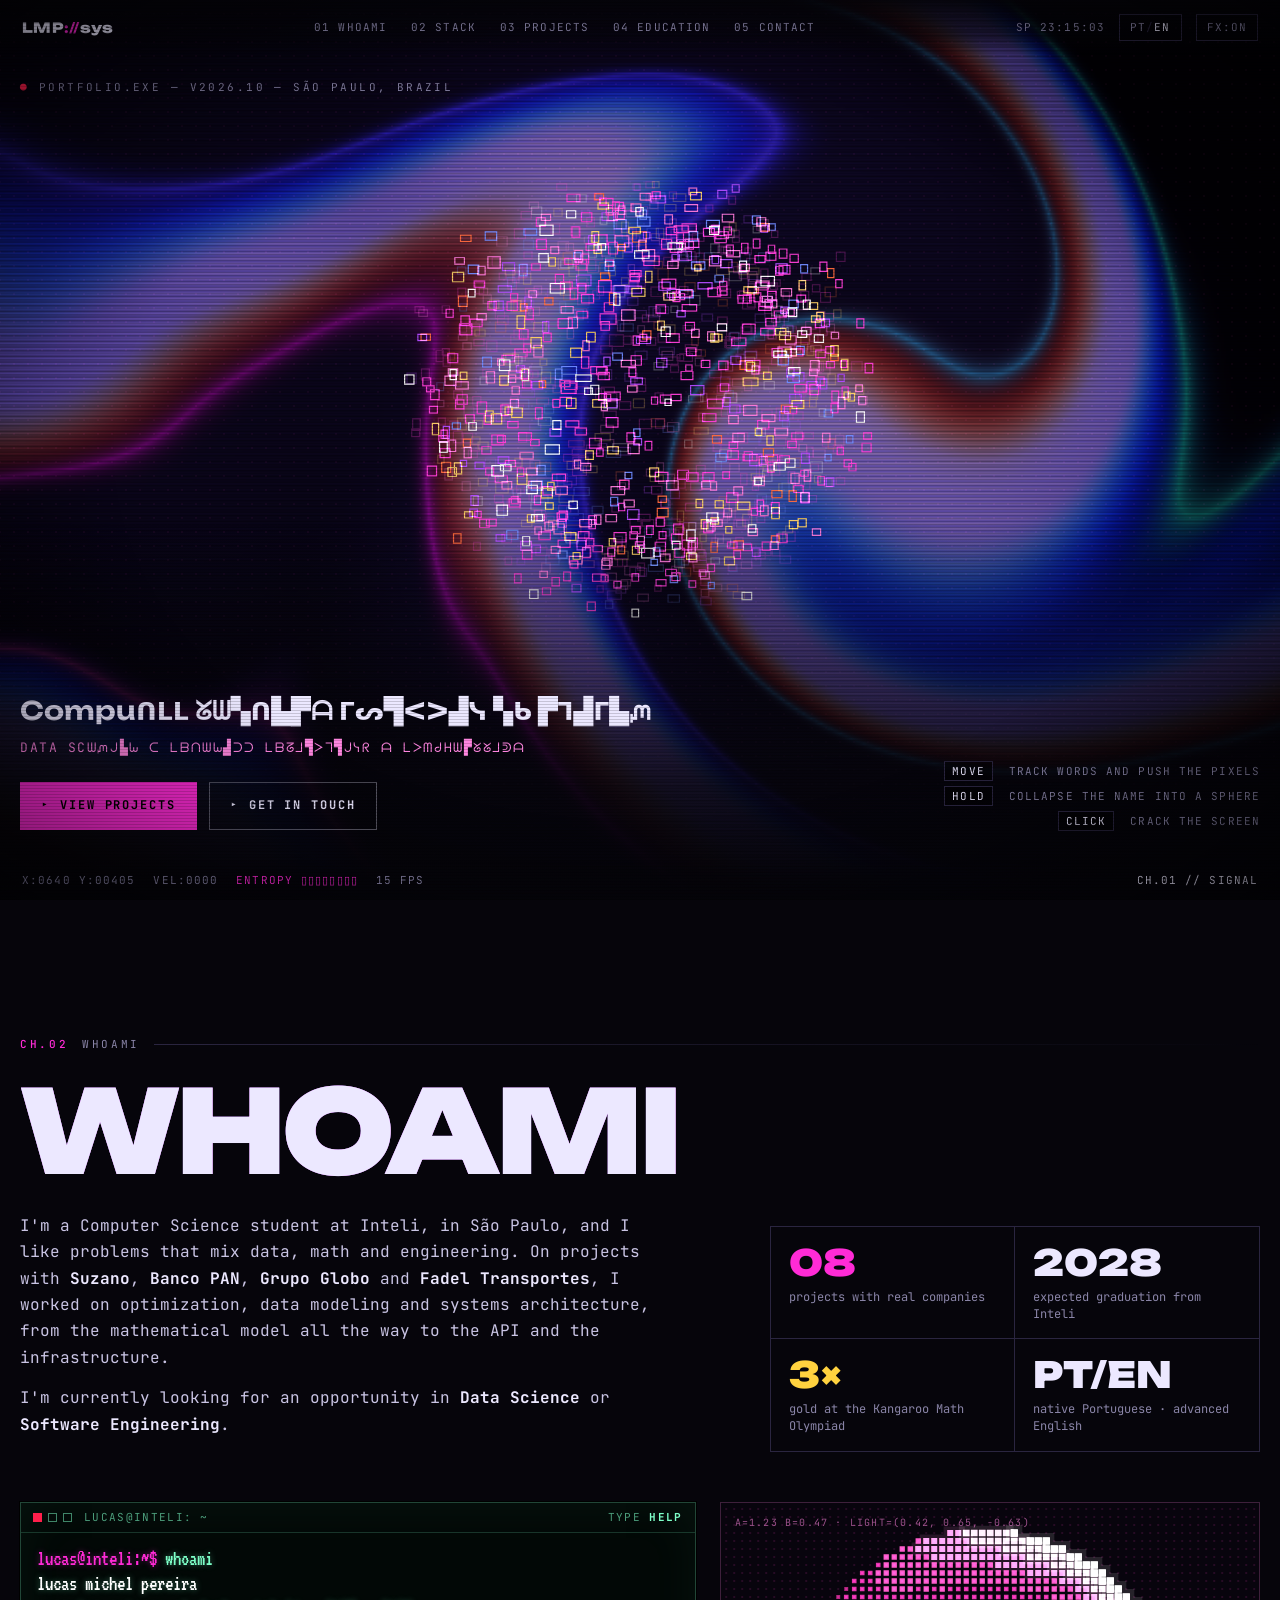
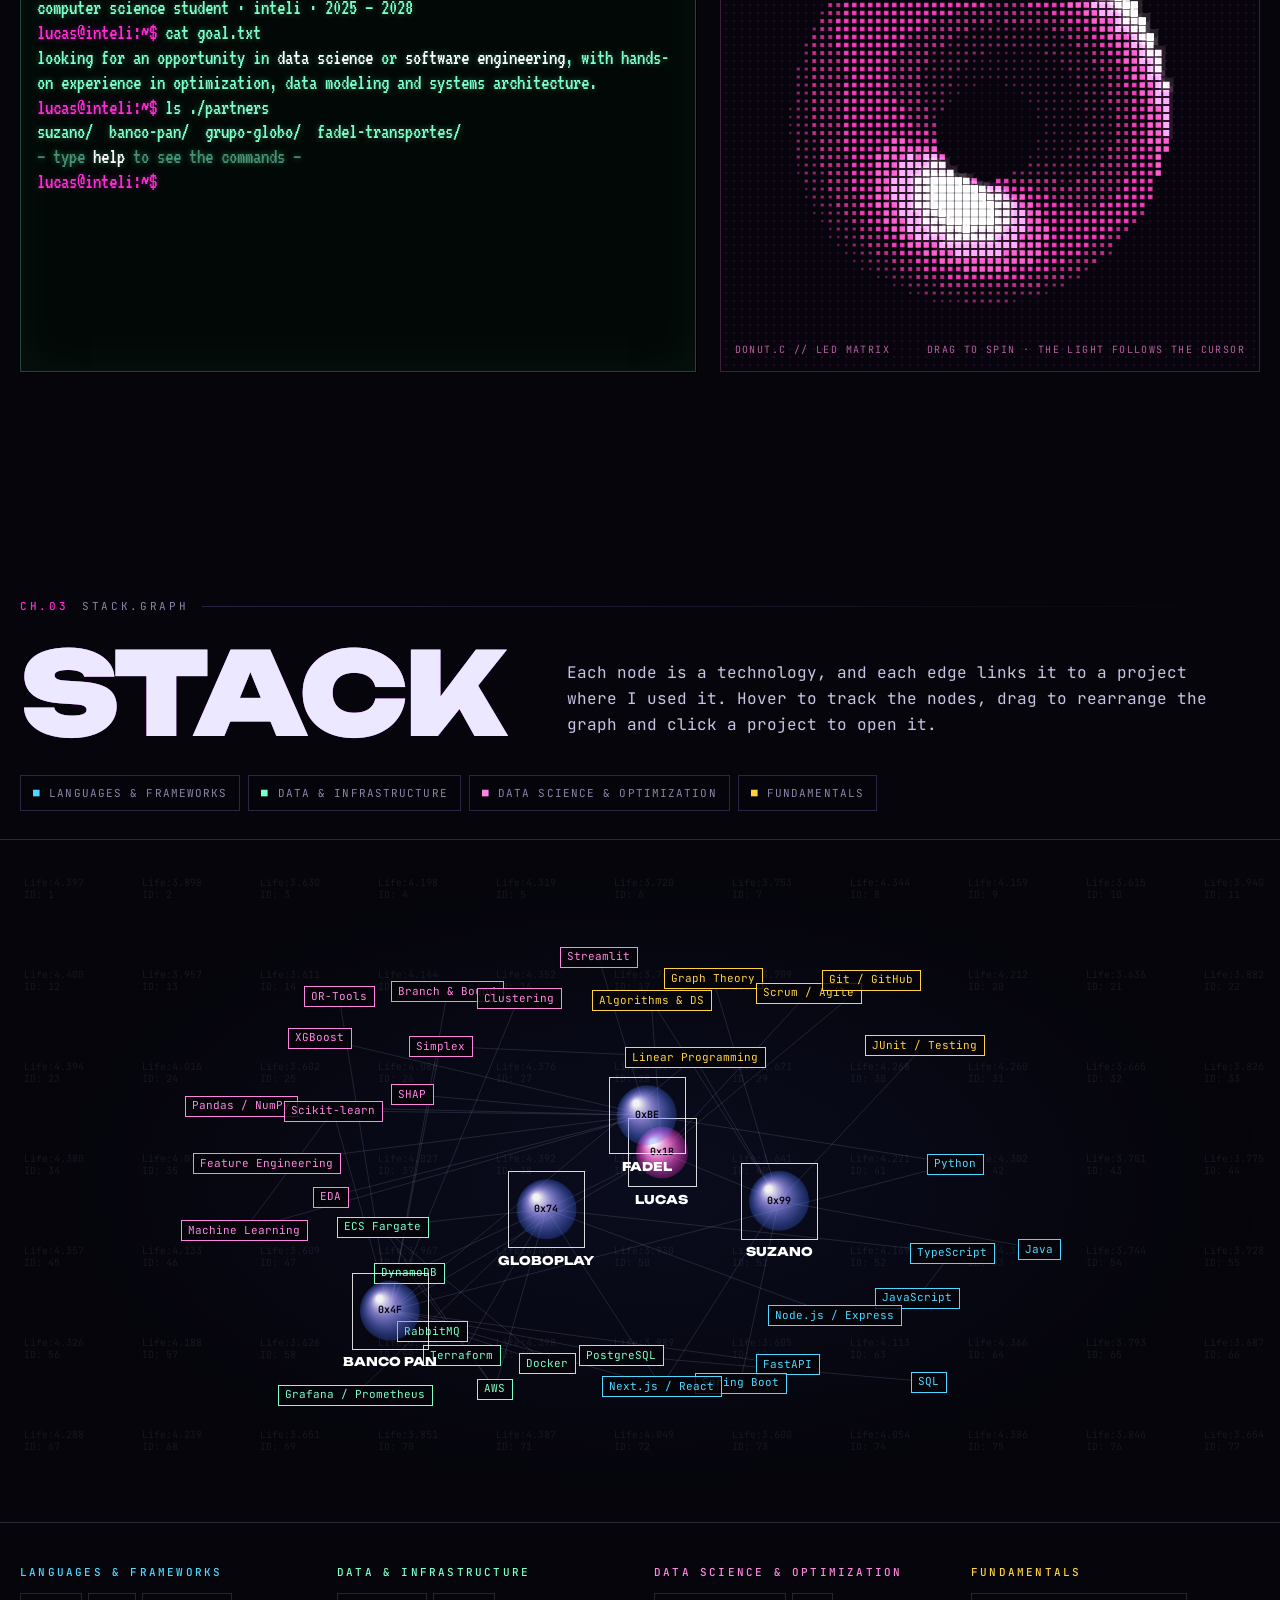
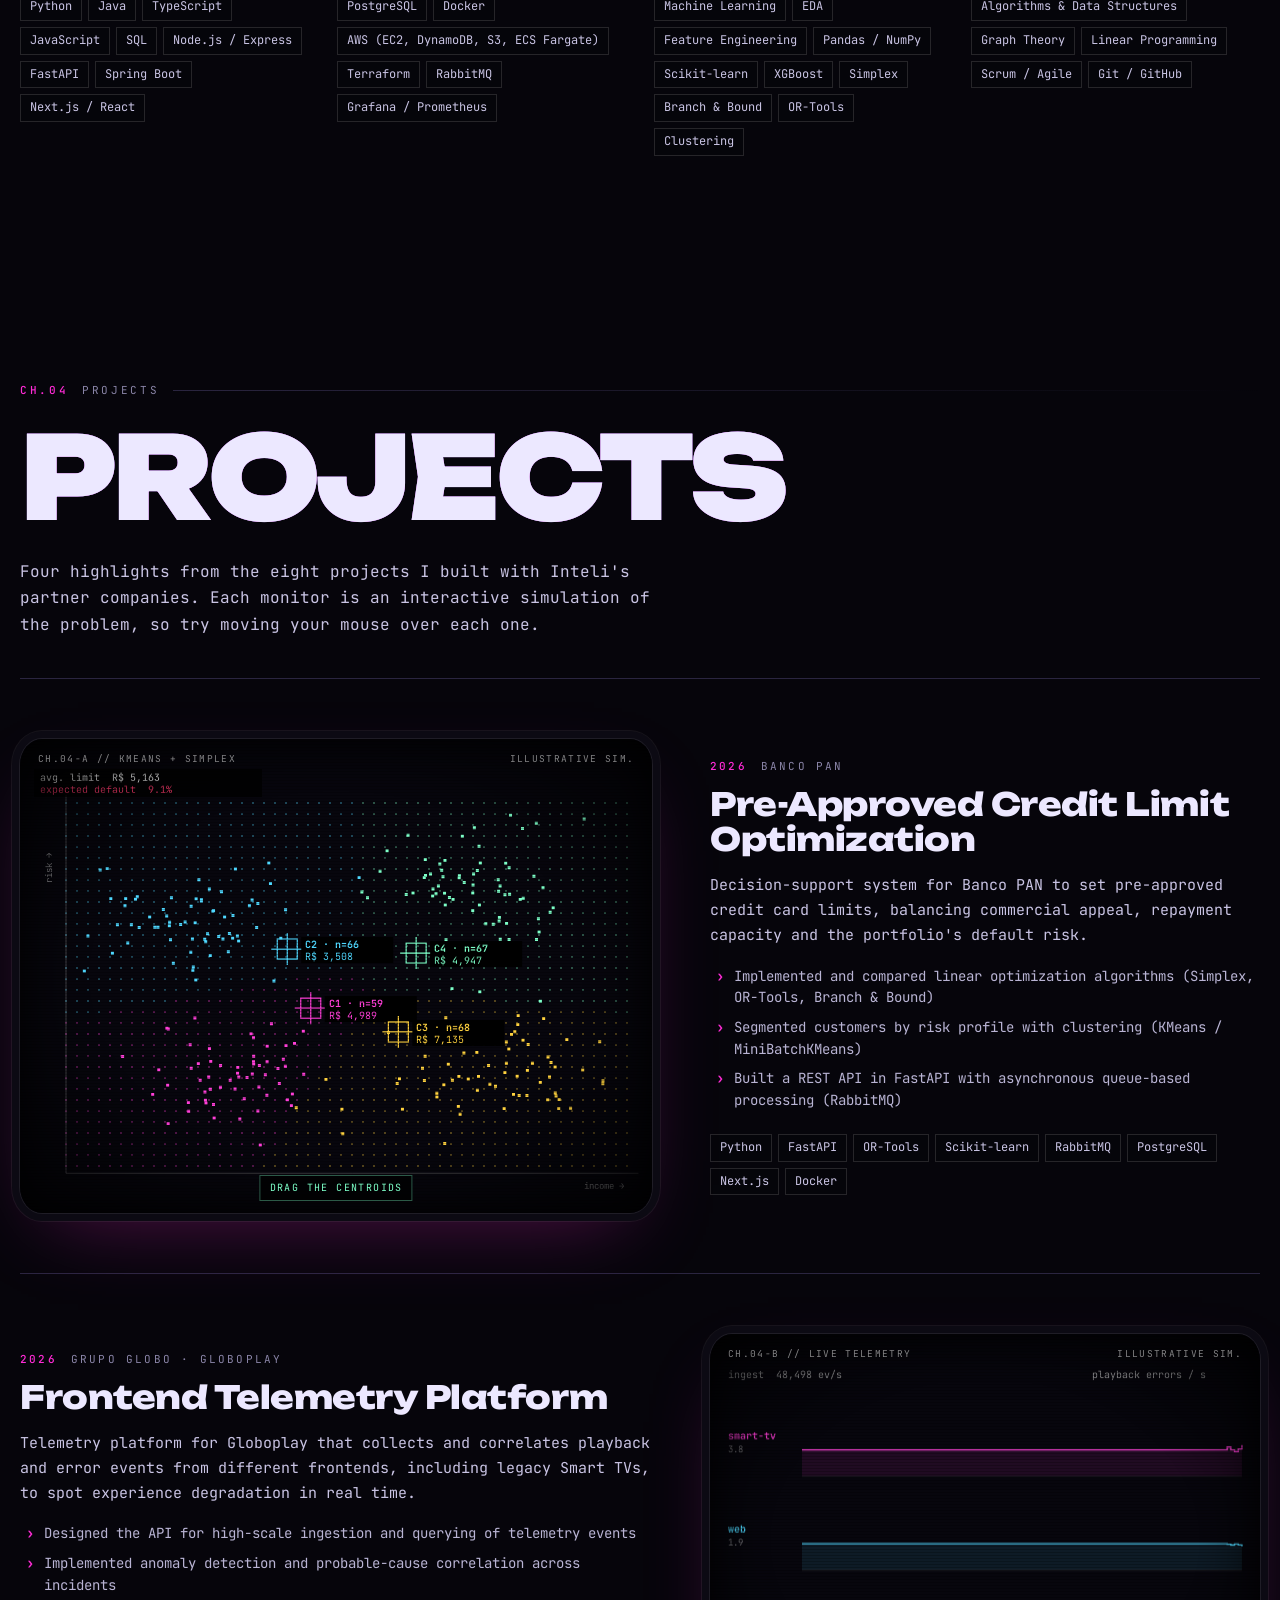
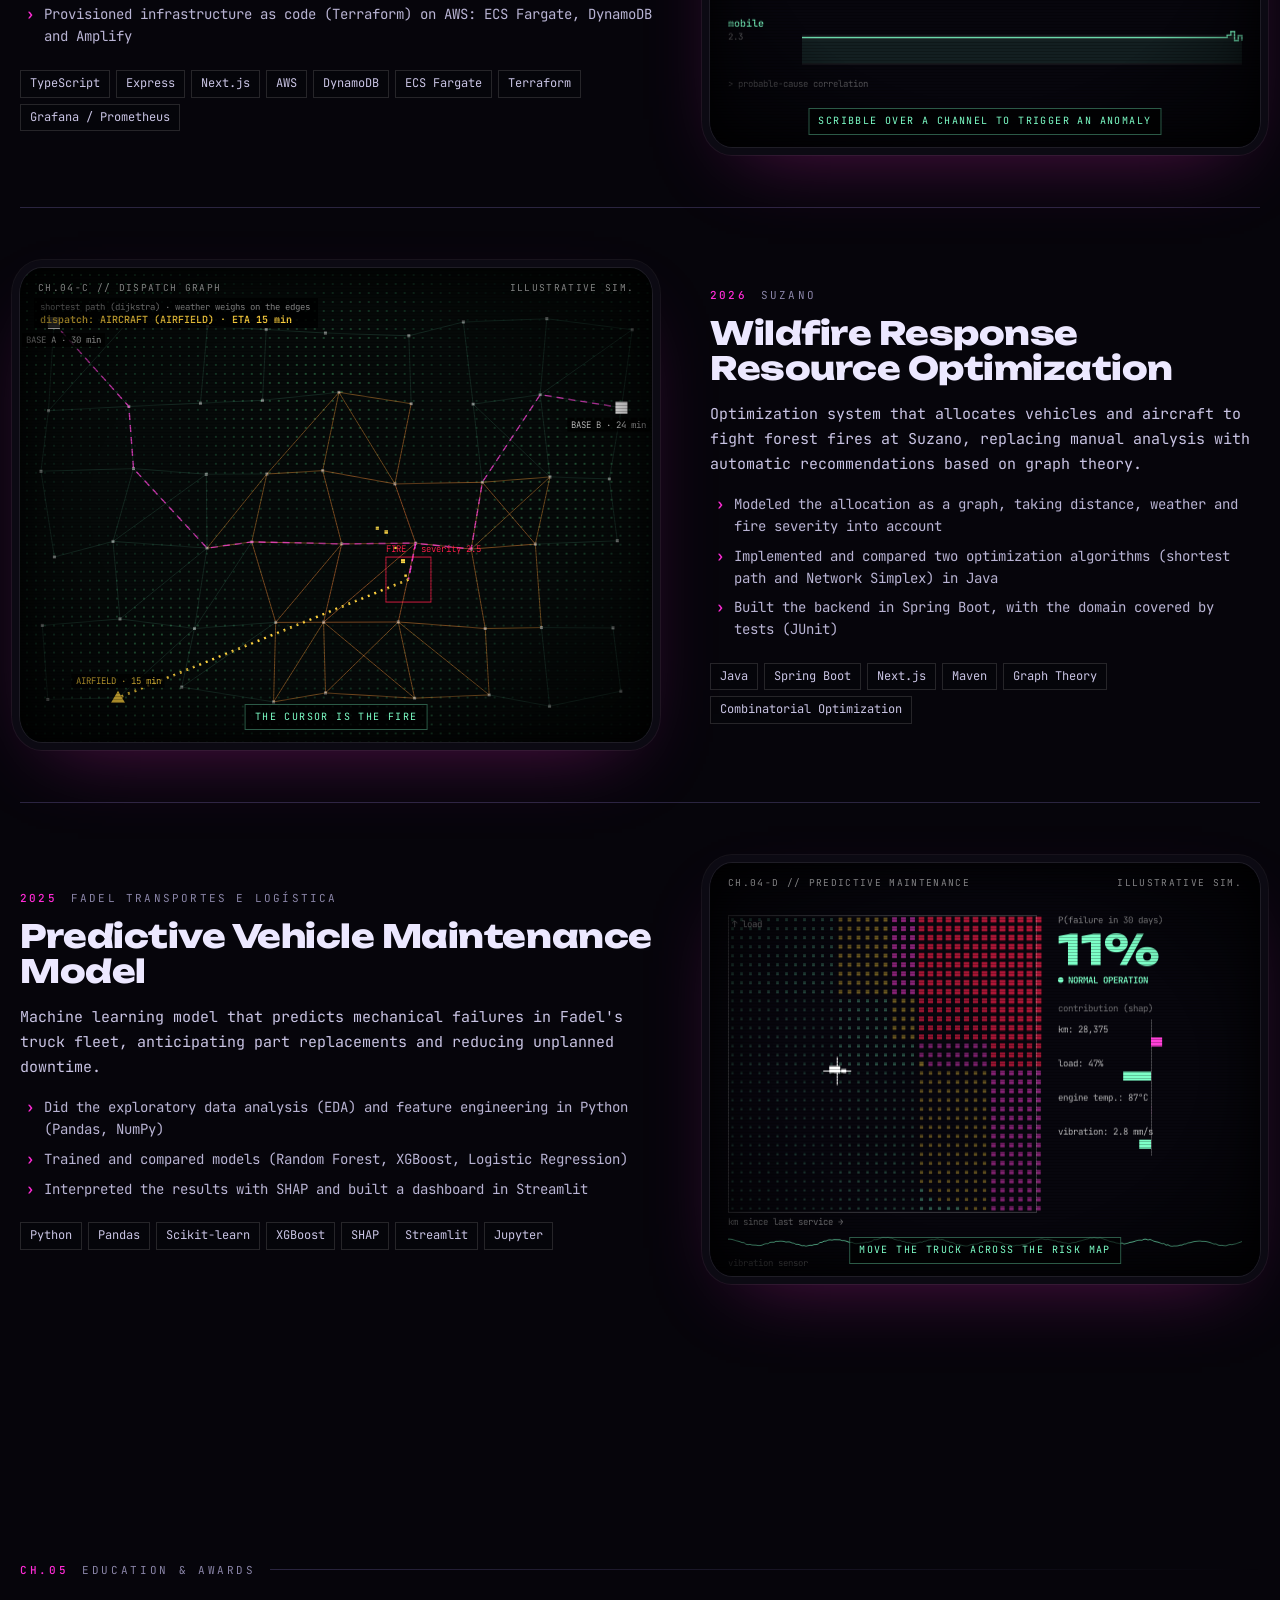
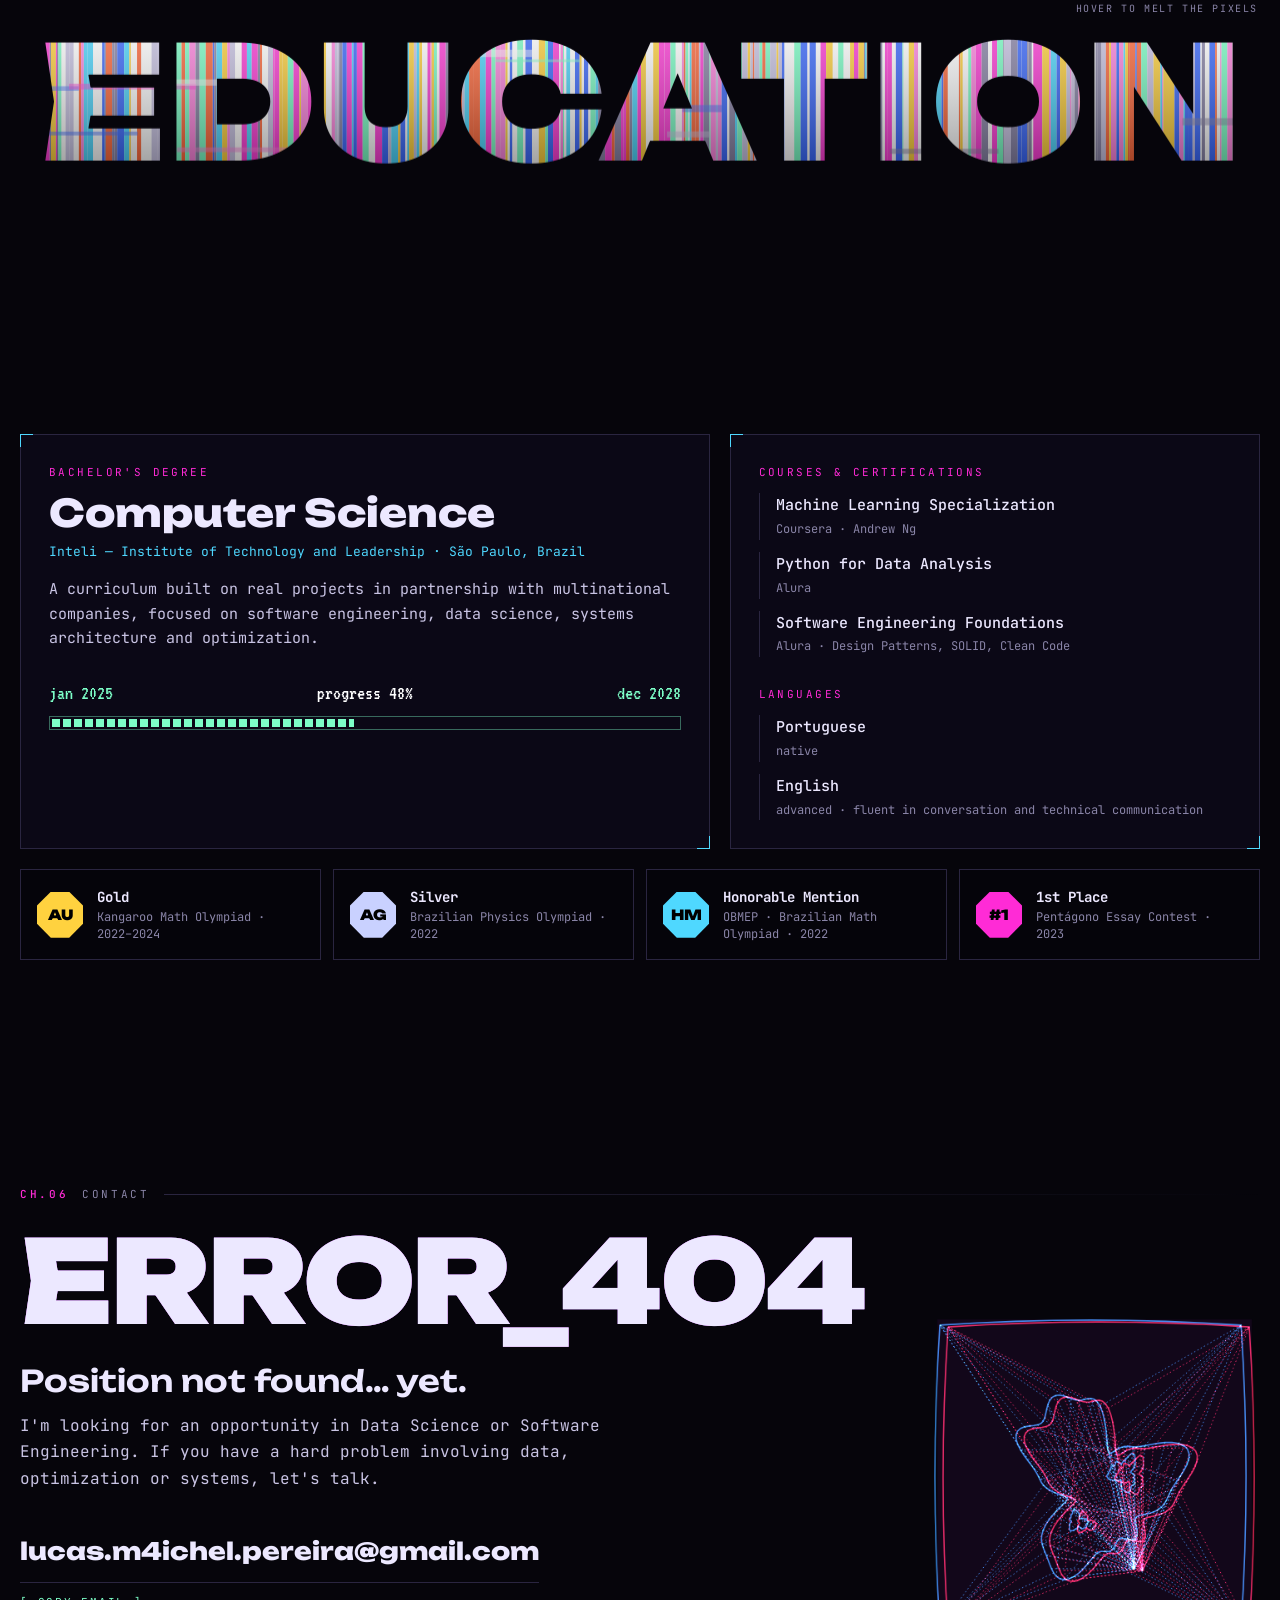
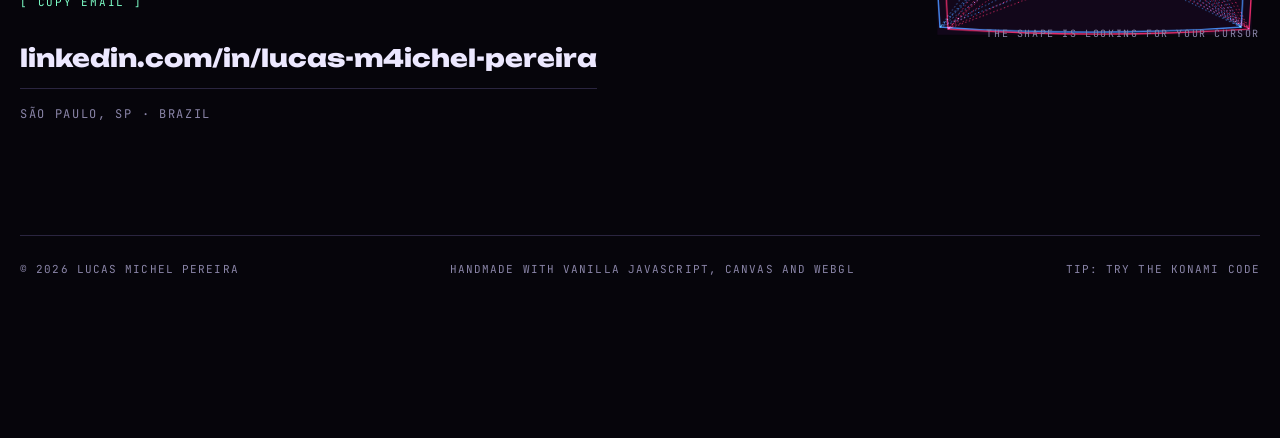
<file: index.html>
<!doctype html>
<html lang="pt-BR">
<head>
<meta charset="utf-8">
<meta name="viewport" content="width=device-width, initial-scale=1">
<title>Lucas Michel Pereira — portfolio</title>
<meta name="description" content="Lucas Michel Pereira — estudante de Ciência da Computação no Inteli. Data Science, Engenharia de Software e Otimização, com projetos para Banco PAN, Grupo Globo, Suzano e Fadel.">
<meta name="theme-color" content="#06050b">
<meta property="og:title" content="Lucas Michel Pereira — portfolio">
<meta property="og:description" content="Data Science · Engenharia de Software · Otimização">
<link rel="icon" href="data:image/svg+xml,%3Csvg xmlns='http://www.w3.org/2000/svg' viewBox='0 0 16 16'%3E%3Crect width='16' height='16' fill='%2306050b'/%3E%3Crect x='3' y='3' width='3' height='10' fill='%23ff2bd6'/%3E%3Crect x='3' y='10' width='6' height='3' fill='%23ff2bd6'/%3E%3Crect x='10' y='3' width='3' height='3' fill='%234fd8ff'/%3E%3C/svg%3E">
<link rel="preconnect" href="https://fonts.googleapis.com">
<link rel="preconnect" href="https://fonts.gstatic.com" crossorigin>
<link rel="stylesheet" href="https://fonts.googleapis.com/css2?family=JetBrains+Mono:wght@400;500;700&family=Unbounded:wght@600;800;900&family=VT323&display=swap">
<link rel="stylesheet" href="css/style.css">
<script>
  document.documentElement.classList.add('js');
  try {
    if (sessionStorage.getItem('lmp-booted') || matchMedia('(prefers-reduced-motion: reduce)').matches) {
      document.documentElement.classList.add('skip-boot');
    }
  } catch (e) {}
</script>
</head>
<body>

<!-- ============ BOOT ============ -->
<div id="boot" aria-hidden="true">
  <div class="boot-inner">
    <div id="boot-lines"></div>
    <div class="boot-bar"><span id="boot-fill"></span></div>
    <div class="boot-skip" data-i18n="boot.skip">clique ou pressione qualquer tecla para pular</div>
  </div>
</div>

<!-- ============ CAMADAS DE EFEITO ============ -->
<div id="led" aria-hidden="true"><i></i></div>
<canvas id="glitch" aria-hidden="true"></canvas>
<canvas id="static" aria-hidden="true"></canvas>
<canvas id="fx" aria-hidden="true"></canvas>
<div id="nosignal" aria-hidden="true"><span data-i18n="nosig.t">SEM SINAL</span><small data-i18n="nosig.s">traga o cursor de volta</small></div>
<div class="crt" aria-hidden="true"></div>
<div id="toast" role="status" aria-live="polite"></div>

<!-- ============ HUD ============ -->
<header class="hud hud-top">
  <a class="logo" href="#top" data-label="início" data-i18n-a="data-label:logo.l">LMP<b>://</b>sys</a>
  <nav class="nav" aria-label="Seções" data-i18n-a="aria-label:nav.a">
    <a href="#sobre" data-hover>01 whoami</a>
    <a href="#stack" data-hover>02 stack</a>
    <a href="#projetos" data-hover data-i18n="nav.3">03 projetos</a>
    <a href="#formacao" data-hover data-i18n="nav.4">04 formação</a>
    <a href="#contato" data-hover data-i18n="nav.5">05 contato</a>
  </nav>
  <div class="hud-right">
    <span id="clock">SP --:--:--</span>
    <button id="lang-toggle" type="button" data-label="english" aria-label="Switch to English" data-i18n-a="data-label:lang.l,aria-label:lang.a"><b data-l="pt">PT</b>/<b data-l="en">EN</b></button>
    <button id="fx-toggle" type="button" data-label="liga/desliga efeitos" data-i18n-a="data-label:fx.l" aria-pressed="true">FX:ON</button>
  </div>
</header>
<div class="hud hud-bottom" aria-hidden="true">
  <span id="hud-xy">X:0000 Y:0000</span>
  <span id="hud-vel">VEL:0000</span>
  <span id="hud-ent">ENTROPIA ▯▯▯▯▯▯▯▯</span>
  <span id="hud-fps">60 FPS</span>
  <span class="grow"></span>
  <span id="hud-ch">CH.00 // BOOT</span>
</div>

<main id="page">

  <!-- ============ CH.01 HERO ============ -->
  <section id="top" class="hero" data-ch="01" data-chname="SINAL" data-i18n-a="data-chname:ch.1">
    <canvas id="holo" aria-hidden="true"></canvas>
    <canvas id="mosaic" aria-hidden="true"></canvas>
    <div class="hero-ui">
      <p class="kicker wrap" data-i18n="hero.kicker"><span class="blink">●</span> portfolio.exe — v2026.10 — são paulo, sp</p>
      <h1 class="sr-only">Lucas Michel Pereira</h1>
      <div class="hero-bottom wrap">
        <div class="hero-id">
          <p class="hero-role" data-decode data-boot data-i18n="hero.role">Estudante de Ciência da Computação no Inteli</p>
          <p class="hero-tags" data-decode data-boot data-i18n="hero.tags">data science · engenharia de software · otimização</p>
          <div class="hero-cta">
            <a class="btn" href="#projetos" data-hover data-i18n="hero.cta1">ver projetos</a>
            <a class="btn ghost" href="#contato" data-hover data-i18n="hero.cta2">falar comigo</a>
          </div>
        </div>
        <ul class="legend-keys" aria-label="Como interagir" data-i18n-a="aria-label:hero.keys.a">
          <li data-i18n="hero.k1"><kbd>mover</kbd> rastreie palavras e empurre os pixels</li>
          <li data-i18n="hero.k2"><kbd>segurar</kbd> colapse o nome numa esfera</li>
          <li data-i18n="hero.k3"><kbd>clicar</kbd> quebre a tela</li>
        </ul>
      </div>
    </div>
  </section>

  <!-- ============ CH.02 WHOAMI ============ -->
  <section id="sobre" class="section" data-ch="02" data-chname="WHOAMI">
    <div class="wrap">
      <div class="ch"><b>CH.02</b> whoami</div>
      <div class="about-top">
        <div>
          <h2 class="h2 glitchy" data-text="WHOAMI" data-decode>WHOAMI</h2>
          <p class="lead reveal" data-i18n="about.p1">Sou estudante de Ciência da Computação no Inteli, em São Paulo, e gosto de problemas que misturam dados, matemática e engenharia. Em projetos com a <b>Suzano</b>, o <b>Banco PAN</b>, o <b>Grupo Globo</b> e a <b>Fadel Transportes</b>, trabalhei com otimização, modelagem de dados e arquitetura de sistemas, do modelo matemático até a API e a infraestrutura.</p>
          <p class="lead reveal" data-i18n="about.p2">Hoje busco uma oportunidade em <b>Data Science</b> ou <b>Engenharia de Software</b>.</p>
        </div>
        <div class="stats reveal">
          <div class="stat"><b data-count="8">08</b><span data-i18n="stat.1">projetos com empresas reais</span></div>
          <div class="stat"><b>2028</b><span data-i18n="stat.2">formatura prevista no Inteli</span></div>
          <div class="stat"><b>3×</b><span data-i18n="stat.3">ouro na Olimpíada Canguru de Matemática</span></div>
          <div class="stat"><b>PT/EN</b><span data-i18n="stat.4">português nativo · inglês avançado</span></div>
        </div>
      </div>

      <div class="about-grid">
        <div class="term reveal" id="term" data-nocrack>
          <div class="term-bar"><span class="dots"><i></i><i></i><i></i></span><span>lucas@inteli: ~</span><span class="grow"></span><span class="term-hint" data-i18n="term.hint">digite <b>help</b></span></div>
          <div class="term-body" id="term-body">
            <div class="term-out" id="term-out" data-decode>
              <div id="term-intro" data-i18n="term.intro">
              <div class="line"><span class="ps1">lucas@inteli:~$</span> whoami</div>
              <div class="line hl">lucas michel pereira</div>
              <div class="line">estudante de ciência da computação · inteli · 2025 — 2028</div>
              <div class="line"><span class="ps1">lucas@inteli:~$</span> cat objetivo.txt</div>
              <div class="line">buscando oportunidade em <span class="hl">data science</span> ou <span class="hl">engenharia de software</span>, com experiência prática em otimização, modelagem de dados e arquitetura de sistemas.</div>
              <div class="line"><span class="ps1">lucas@inteli:~$</span> ls ./parceiros</div>
              <div class="line">suzano/&nbsp;&nbsp;banco-pan/&nbsp;&nbsp;grupo-globo/&nbsp;&nbsp;fadel-transportes/</div>
              <div class="line dim">— digite <span class="hl">help</span> para ver os comandos —</div>
              </div>
            </div>
            <label class="term-input"><span class="ps1">lucas@inteli:~$</span><input id="term-in" type="text" autocomplete="off" autocapitalize="off" spellcheck="false" aria-label="Terminal: digite um comando" data-i18n-a="aria-label:term.in.a"></label>
          </div>
        </div>
        <figure class="donut reveal" data-nocrack>
          <canvas id="donut" aria-label="Toro 3D renderizado em matriz de LEDs" data-i18n-a="aria-label:donut.a"></canvas>
          <figcaption data-i18n="donut.cap"><span>donut.c // matriz de LEDs</span><span>arraste para girar · a luz segue o cursor</span></figcaption>
          <div class="donut-read" id="donut-read">A=0.00 B=0.00</div>
        </figure>
      </div>
    </div>
  </section>

  <!-- ============ CH.03 STACK ============ -->
  <section id="stack" class="section" data-ch="03" data-chname="STACK">
    <div class="wrap">
      <div class="ch"><b>CH.03</b> stack.graph</div>
      <div class="stack-head">
        <h2 class="h2 glitchy" data-text="STACK" data-decode>STACK</h2>
        <p class="lead reveal" data-i18n="stack.lead">Cada nó é uma tecnologia e cada aresta liga essa tecnologia a um projeto em que eu a usei. Passe o mouse para rastrear os nós, arraste para reorganizar o grafo e clique num projeto para abri-lo.</p>
      </div>
      <div class="legend" role="group" aria-label="Filtrar por categoria" data-i18n-a="aria-label:stack.legend.a">
        <button class="chip" data-cat="lang" type="button" data-hover data-i18n="cat.lang">linguagens &amp; frameworks</button>
        <button class="chip" data-cat="infra" type="button" data-hover data-i18n="cat.infra">dados &amp; infraestrutura</button>
        <button class="chip" data-cat="data" type="button" data-hover data-i18n="cat.data">ciência de dados &amp; otimização</button>
        <button class="chip" data-cat="fund" type="button" data-hover data-i18n="cat.fund">fundamentos</button>
      </div>
    </div>
    <div class="graph-wrap" data-nocrack>
      <canvas id="graph" aria-label="Grafo interativo de tecnologias e projetos" data-i18n-a="aria-label:graph.a"></canvas>
      <div class="graph-tip" id="graph-tip"></div>
    </div>
    <div class="wrap">
      <div class="skill-cols">
        <div style="--c:var(--cyan)">
          <h4 data-i18n="cat.lang">linguagens &amp; frameworks</h4>
          <div class="tags"><span class="tag" data-skill="py">Python</span><span class="tag" data-skill="java">Java</span><span class="tag" data-skill="ts">TypeScript</span><span class="tag" data-skill="js">JavaScript</span><span class="tag" data-skill="sql">SQL</span><span class="tag" data-skill="node">Node.js / Express</span><span class="tag" data-skill="fastapi">FastAPI</span><span class="tag" data-skill="spring">Spring Boot</span><span class="tag" data-skill="next">Next.js / React</span></div>
        </div>
        <div style="--c:var(--mint)">
          <h4 data-i18n="cat.infra">dados &amp; infraestrutura</h4>
          <div class="tags"><span class="tag" data-skill="pg">PostgreSQL</span><span class="tag" data-skill="docker">Docker</span><span class="tag" data-skill="aws">AWS (EC2, DynamoDB, S3, ECS Fargate)</span><span class="tag" data-skill="tf">Terraform</span><span class="tag" data-skill="rabbit">RabbitMQ</span><span class="tag" data-skill="graf">Grafana / Prometheus</span></div>
        </div>
        <div style="--c:var(--rose)">
          <h4 data-i18n="cat.data">ciência de dados &amp; otimização</h4>
          <div class="tags"><span class="tag" data-skill="ml">Machine Learning</span><span class="tag" data-skill="eda">EDA</span><span class="tag" data-skill="fe">Feature Engineering</span><span class="tag" data-skill="pandas">Pandas / NumPy</span><span class="tag" data-skill="sk">Scikit-learn</span><span class="tag" data-skill="xgb">XGBoost</span><span class="tag" data-skill="simplex">Simplex</span><span class="tag" data-skill="bnb">Branch &amp; Bound</span><span class="tag" data-skill="ortools">OR-Tools</span><span class="tag" data-skill="kmeans" data-i18n="sk.kmeans">Clusterização</span></div>
        </div>
        <div style="--c:var(--yellow)">
          <h4 data-i18n="cat.fund">fundamentos</h4>
          <div class="tags"><span class="tag" data-skill="algo" data-i18n="sk.algo">Algoritmos e Estruturas de Dados</span><span class="tag" data-skill="graphs" data-i18n="sk.graphs">Teoria dos Grafos</span><span class="tag" data-skill="lp" data-i18n="sk.lp">Programação Linear</span><span class="tag" data-skill="scrum">Scrum / Agile</span><span class="tag" data-skill="git">Git / GitHub</span></div>
        </div>
      </div>
    </div>
  </section>

  <!-- ============ CH.04 PROJETOS ============ -->
  <section id="projetos" class="section" data-ch="04" data-chname="PROJETOS" data-i18n-a="data-chname:ch.4">
    <div class="wrap">
      <div class="ch" data-i18n="proj.ch"><b>CH.04</b> projetos</div>
      <h2 class="h2 glitchy" data-text="PROJETOS" data-decode data-i18n="proj.h2" data-i18n-a="data-text:proj.h2">PROJETOS</h2>
      <p class="lead reveal" data-i18n="proj.lead">Quatro destaques entre os oito projetos que fiz com empresas parceiras do Inteli. Cada monitor é uma simulação interativa do problema, então vale mexer com o mouse em cada um.</p>

      <div class="projects">
        <article class="proj" id="p-pan">
          <div class="monitor reveal" data-nocrack>
            <canvas data-viz="pan" aria-label="Simulação de clusterização de clientes" data-i18n-a="aria-label:pan.a"></canvas>
            <div class="mon-ui"><span>CH.04-A // kmeans + simplex</span><span data-i18n="mon.sim">sim. ilustrativa</span></div>
            <div class="mon-hint" data-i18n="pan.hint">arraste os centróides</div>
          </div>
          <div class="proj-body">
            <div class="proj-meta"><b>2026</b><span>Banco PAN</span></div>
            <h3 data-decode data-i18n="pan.h3">Otimização de Limites Pré-Aprovados de Crédito</h3>
            <p data-i18n="pan.p">Sistema de apoio à decisão para o Banco PAN definir limites pré-aprovados de cartão de crédito, equilibrando atratividade comercial, capacidade de pagamento e risco de inadimplência da carteira.</p>
            <ul data-i18n="pan.ul">
              <li>Implementei e comparei algoritmos de otimização linear (Simplex, OR-Tools, Branch &amp; Bound)</li>
              <li>Segmentei clientes por perfil de risco com clusterização (KMeans / MiniBatchKMeans)</li>
              <li>Construí uma API REST em FastAPI com processamento assíncrono via fila (RabbitMQ)</li>
            </ul>
            <div class="tags"><span class="tag">Python</span><span class="tag">FastAPI</span><span class="tag">OR-Tools</span><span class="tag">Scikit-learn</span><span class="tag">RabbitMQ</span><span class="tag">PostgreSQL</span><span class="tag">Next.js</span><span class="tag">Docker</span></div>
          </div>
        </article>

        <article class="proj" id="p-globo">
          <div class="monitor reveal" data-nocrack>
            <canvas data-viz="globo" aria-label="Simulação de telemetria com detecção de anomalias" data-i18n-a="aria-label:globo.a"></canvas>
            <div class="mon-ui"><span data-i18n="globo.mon">CH.04-B // telemetria ao vivo</span><span data-i18n="mon.sim">sim. ilustrativa</span></div>
            <div class="mon-hint" data-i18n="globo.hint">rabisque sobre um canal para gerar uma anomalia</div>
          </div>
          <div class="proj-body">
            <div class="proj-meta"><b>2026</b><span>Grupo Globo · Globoplay</span></div>
            <h3 data-decode data-i18n="globo.h3">Plataforma de Telemetria de Frontend</h3>
            <p data-i18n="globo.p">Plataforma de telemetria para o Globoplay que coleta e correlaciona eventos de reprodução e de erro de diferentes frontends, incluindo Smart TVs legadas, para identificar degradação de experiência em tempo real.</p>
            <ul data-i18n="globo.ul">
              <li>Projetei a API de ingestão e consulta de eventos de telemetria em alta escala</li>
              <li>Implementei detecção de anomalias e correlação de causa provável entre incidentes</li>
              <li>Provisionei infraestrutura como código (Terraform) na AWS: ECS Fargate, DynamoDB e Amplify</li>
            </ul>
            <div class="tags"><span class="tag">TypeScript</span><span class="tag">Express</span><span class="tag">Next.js</span><span class="tag">AWS</span><span class="tag">DynamoDB</span><span class="tag">ECS Fargate</span><span class="tag">Terraform</span><span class="tag">Grafana / Prometheus</span></div>
          </div>
        </article>

        <article class="proj" id="p-suzano">
          <div class="monitor reveal" data-nocrack>
            <canvas data-viz="suzano" aria-label="Simulação de rotas mínimas até um foco de incêndio" data-i18n-a="aria-label:suz.a"></canvas>
            <div class="mon-ui"><span data-i18n="suz.mon">CH.04-C // grafo de despacho</span><span data-i18n="mon.sim">sim. ilustrativa</span></div>
            <div class="mon-hint" data-i18n="suz.hint">o cursor é o foco de incêndio</div>
          </div>
          <div class="proj-body">
            <div class="proj-meta"><b>2026</b><span>Suzano</span></div>
            <h3 data-decode data-i18n="suz.h3">Otimização de Recursos para Combate a Incêndios</h3>
            <p data-i18n="suz.p">Sistema de otimização para alocar veículos e aeronaves no combate a incêndios florestais da Suzano, substituindo análises manuais por recomendações automáticas baseadas em teoria dos grafos.</p>
            <ul data-i18n="suz.ul">
              <li>Modelei a alocação como um grafo, considerando distância, clima e severidade do fogo</li>
              <li>Implementei e comparei dois algoritmos de otimização (caminho mínimo e Network Simplex) em Java</li>
              <li>Desenvolvi o backend em Spring Boot, com o domínio coberto por testes (JUnit)</li>
            </ul>
            <div class="tags" data-i18n="suz.tags"><span class="tag">Java</span><span class="tag">Spring Boot</span><span class="tag">Next.js</span><span class="tag">Maven</span><span class="tag">Teoria dos Grafos</span><span class="tag">Otimização Combinatória</span></div>
          </div>
        </article>

        <article class="proj" id="p-fadel">
          <div class="monitor reveal" data-nocrack>
            <canvas data-viz="fadel" aria-label="Simulação de risco de falha mecânica com explicação SHAP" data-i18n-a="aria-label:fadel.a"></canvas>
            <div class="mon-ui"><span data-i18n="fadel.mon">CH.04-D // manutenção preditiva</span><span data-i18n="mon.sim">sim. ilustrativa</span></div>
            <div class="mon-hint" data-i18n="fadel.hint">mova o caminhão pelo mapa de risco</div>
          </div>
          <div class="proj-body">
            <div class="proj-meta"><b>2025</b><span>Fadel Transportes e Logística</span></div>
            <h3 data-decode data-i18n="fadel.h3">Modelo Preditivo de Manutenção Veicular</h3>
            <p data-i18n="fadel.p">Modelo de machine learning para prever falhas mecânicas na frota de caminhões da Fadel, antecipando trocas de peças e reduzindo paradas não programadas.</p>
            <ul data-i18n="fadel.ul">
              <li>Fiz a análise exploratória (EDA) e o feature engineering em Python (Pandas, NumPy)</li>
              <li>Treinei e comparei modelos (Random Forest, XGBoost, Logistic Regression)</li>
              <li>Interpretei os resultados com SHAP e construí um dashboard em Streamlit</li>
            </ul>
            <div class="tags"><span class="tag">Python</span><span class="tag">Pandas</span><span class="tag">Scikit-learn</span><span class="tag">XGBoost</span><span class="tag">SHAP</span><span class="tag">Streamlit</span><span class="tag">Jupyter</span></div>
          </div>
        </article>
      </div>
    </div>
  </section>

  <!-- ============ CH.05 FORMAÇÃO ============ -->
  <section id="formacao" class="section" data-ch="05" data-chname="FORMAÇÃO" data-i18n-a="data-chname:ch.5">
    <div class="wrap">
      <div class="ch" data-i18n="edu.ch"><b>CH.05</b> formação &amp; prêmios</div>
      <h2 class="sr-only" data-i18n="edu.h2">Formação</h2>
    </div>
    <div class="melt-wrap" data-nocrack>
      <canvas id="melt" aria-hidden="true"></canvas>
      <span class="melt-hint" data-i18n="edu.melt">passe o mouse para derreter os pixels</span>
    </div>
    <div class="wrap">
      <div class="edu-grid">
        <div class="card edu reveal">
          <div class="card-tag" data-i18n="edu.tag">bacharelado</div>
          <h3 data-decode data-i18n="edu.h3">Ciência da Computação</h3>
          <p class="edu-school" data-i18n="edu.school">Inteli — Instituto de Tecnologia e Liderança · São Paulo, SP</p>
          <p data-i18n="edu.p">Metodologia baseada em projetos reais em parceria com empresas multinacionais, com foco em engenharia de software, ciência de dados, arquitetura de sistemas e otimização.</p>
          <div class="progress">
            <div class="progress-row"><span data-i18n="edu.from">jan/2025</span><span id="edu-pct">—%</span><span data-i18n="edu.to">dez/2028</span></div>
            <div class="bar"><span id="edu-bar"></span></div>
          </div>
        </div>
        <div class="card reveal">
          <div class="card-tag" data-i18n="edu.courses">cursos &amp; certificações</div>
          <ul class="list" data-i18n="edu.courses.ul">
            <li><b>Machine Learning Specialization</b><span>Coursera · Andrew Ng</span></li>
            <li><b>Python para Análise de Dados</b><span>Alura</span></li>
            <li><b>Fundações de Engenharia de Software</b><span>Alura · Design Patterns, SOLID, Clean Code</span></li>
          </ul>
          <div class="card-tag" style="margin-top:28px" data-i18n="edu.langs">idiomas</div>
          <ul class="list" data-i18n="edu.langs.ul">
            <li><b>Português</b><span>nativo</span></li>
            <li><b>Inglês</b><span>avançado · fluente em conversação e comunicação técnica</span></li>
          </ul>
        </div>
      </div>
      <div class="badges">
        <div class="badge reveal" style="--c:var(--yellow)"><span class="medal">AU</span><div data-i18n="badge.1"><b>Ouro</b><p>Olimpíada Canguru de Matemática · 2022–2024</p></div></div>
        <div class="badge reveal" style="--c:#c9d1ff"><span class="medal">AG</span><div data-i18n="badge.2"><b>Prata</b><p>Olimpíada Brasileira de Física · 2022</p></div></div>
        <div class="badge reveal" style="--c:var(--cyan)"><span class="medal" data-i18n="badge.3m">MH</span><div data-i18n="badge.3"><b>Menção Honrosa</b><p>OBMEP · 2022</p></div></div>
        <div class="badge reveal" style="--c:var(--pink)"><span class="medal">#1</span><div data-i18n="badge.4"><b>1º Lugar</b><p>Concurso Pentágono de Redação · 2023</p></div></div>
      </div>
    </div>
  </section>

  <!-- ============ CH.06 CONTATO ============ -->
  <section id="contato" class="section" data-ch="06" data-chname="CONTATO" data-i18n-a="data-chname:ch.6">
    <div class="wrap">
      <div class="ch" data-i18n="ct.ch"><b>CH.06</b> contato</div>
      <div class="contact-grid">
        <div>
          <h2 class="h2 glitchy" data-text="ERRO_404" data-decode data-i18n="ct.h2" data-i18n-a="data-text:ct.h2">ERRO_404</h2>
          <p class="lead big reveal" data-i18n="ct.big">Vaga não encontrada… ainda.</p>
          <p class="lead reveal" data-i18n="ct.lead">Estou procurando uma oportunidade em Data Science ou Engenharia de Software. Se você tem um problema difícil envolvendo dados, otimização ou sistemas, vamos conversar.</p>
          <div class="contact-links">
            <a href="mailto:lucas.m4ichel.pereira@gmail.com" data-label="enviar e-mail" data-i18n-a="data-label:ct.mail.l" data-hover>lucas.m4ichel.pereira@gmail.com</a>
            <button class="copy" id="copy-email" type="button" data-label="copiar e-mail" data-i18n="ct.copy" data-i18n-a="data-label:ct.copy.l">[ copiar e-mail ]</button>
            <a href="https://www.linkedin.com/in/lucas-m4ichel-pereira" target="_blank" rel="noopener" data-label="linkedin" data-hover>linkedin.com/in/lucas-m4ichel-pereira</a>
            <span class="loc" data-i18n="ct.loc">São Paulo, SP · Brasil</span>
          </div>
        </div>
        <figure class="wire-box" data-nocrack>
          <canvas id="wire" aria-hidden="true"></canvas>
          <figcaption data-i18n="ct.wire">a forma procura o seu cursor</figcaption>
        </figure>
      </div>
    </div>
    <footer class="foot wrap">
      <span>© 2026 Lucas Michel Pereira</span>
      <span data-i18n="foot.made">feito à mão com JavaScript puro, canvas e WebGL</span>
      <span data-i18n="foot.tip">dica: experimente o konami code</span>
    </footer>
  </section>
</main>

<script src="js/i18n.js"></script>
<script src="js/core.js"></script>
<script src="js/fx.js"></script>
<script src="js/cursor.js"></script>
<script src="js/hero.js"></script>
<script src="js/about.js"></script>
<script src="js/graph.js"></script>
<script src="js/projects.js"></script>
<script src="js/melt.js"></script>
<script src="js/contact.js"></script>
<script src="js/boot.js"></script>
</body>
</html>
</file>
<file: css/style.css>
/* =========================================================
   LMP://SYS — portfolio de Lucas Michel Pereira
   tema: tech · código · glitch
   ========================================================= */

:root {
  --bg: #06050b;
  --bg2: #0b0915;
  --panel: rgba(14, 10, 26, .78);
  --ink: #ece8ff;
  --soft: #c9c4e4;
  --dim: #8a85a8;
  --faint: #2a2540;
  --pink: #ff2bd6;
  --rose: #ff86e0;
  --blue: #3d6bff;
  --cyan: #4fd8ff;
  --red: #ff1f4b;
  --mint: #7dffc8;
  --yellow: #ffd23f;
  --mono: "JetBrains Mono", ui-monospace, SFMono-Regular, Menlo, Consolas, monospace;
  --display: "Unbounded", "Arial Black", system-ui, sans-serif;
  --term: "VT323", "JetBrains Mono", monospace;
  --g: 0;
  --jx: 0px;
}

/* modo secreto (konami): infravermelho, tudo em vermelho e azul profundo */
html.infrared {
  --pink: #ff1f4b;
  --rose: #ff6b81;
  --cyan: #5a3dff;
  --blue: #3d2bff;
  --mint: #ff8a8a;
  --yellow: #ff3d3d;
}

* { box-sizing: border-box; margin: 0; padding: 0; }

html {
  background: var(--bg);
  color: var(--ink);
  font-family: var(--mono);
  font-size: 15px;
  line-height: 1.65;
  scroll-behavior: smooth;
  -webkit-text-size-adjust: 100%;
  -webkit-font-smoothing: antialiased;
}
body { min-height: 100vh; overflow-x: hidden; }
::selection { background: var(--pink); color: #000; }
a { color: inherit; text-decoration: none; }
canvas { display: block; }
b, strong { font-weight: 700; color: var(--ink); }
button { font: inherit; color: inherit; background: none; border: 0; cursor: pointer; }
.sr-only {
  position: absolute; width: 1px; height: 1px; overflow: hidden;
  clip: rect(0 0 0 0); white-space: nowrap;
}
.wrap { width: min(1240px, 100% - 40px); margin-inline: auto; }
.grow { flex: 1; }

/* ---------- fundo: matriz de LEDs que acende perto do cursor ---------- */
body::before {
  content: "";
  position: fixed;
  inset: 0;
  z-index: -1;
  pointer-events: none;
  background-size: 14px 14px;
  background-position: 7px 7px;
  background-image: radial-gradient(circle at center, rgba(255, 60, 200, .13) 0 1px, transparent 1.6px);
}
/* o brilho é um quadrado de 520px movido só por transform (core.js) */
#led {
  position: fixed; left: 0; top: 0; width: 520px; height: 520px; z-index: -1;
  pointer-events: none; overflow: hidden; opacity: 0; transition: opacity .3s;
  -webkit-mask-image: radial-gradient(circle closest-side, #000 0%, rgba(0, 0, 0, .3) 60%, transparent 100%);
          mask-image: radial-gradient(circle closest-side, #000 0%, rgba(0, 0, 0, .3) 60%, transparent 100%);
  will-change: transform;
}
#led.on { opacity: 1; }
#led i {
  position: absolute; left: 0; top: 0; width: 534px; height: 534px;
  background-size: 14px 14px;
  background-image: radial-gradient(circle at center, rgba(255, 150, 232, .95) 0 1.5px, transparent 2.2px);
  will-change: transform;
}

/* ---------- camadas de efeito (as com blend só existem enquanto estão em uso) ---------- */
#fx, #glitch, #static {
  position: fixed; inset: 0; width: 100%; height: 100%;
  pointer-events: none;
}
#glitch { z-index: 8600; mix-blend-mode: difference; display: none; }
#static { z-index: 8700; opacity: 0; image-rendering: pixelated; mix-blend-mode: screen; display: none; }
#fx { z-index: 9000; }

.crt {
  position: fixed; inset: 0; z-index: 9500; pointer-events: none;
  background:
    repeating-linear-gradient(to bottom, transparent 0 2px, rgba(0, 0, 0, .16) 2px 3px),
    radial-gradient(ellipse at center, transparent 58%, rgba(0, 0, 0, .55) 100%);
  animation: flicker 6s infinite steps(1);
}
.crt::after {
  content: ""; position: absolute; left: 0; right: 0; top: -20vh; height: 20vh;
  background: linear-gradient(transparent, rgba(255, 255, 255, .028), transparent);
  animation: roll 8s linear infinite;
}
@keyframes roll { to { transform: translateY(140vh); } }
@keyframes flicker { 0%, 100% { opacity: 1; } 47% { opacity: .92; } 48% { opacity: 1; } 83% { opacity: .95; } }

html.reboot #page { animation: reboot .7s steps(6) 1; }
@keyframes reboot {
  0% { filter: brightness(3) saturate(0); transform: scaleY(.02); }
  30% { filter: brightness(2); transform: scaleY(1.02); }
  60% { filter: brightness(.6) hue-rotate(90deg); transform: none; }
  100% { filter: none; }
}

#nosignal {
  position: fixed; inset: 0; z-index: 8800; pointer-events: none;
  display: grid; place-content: center; text-align: center;
  font-family: var(--term); color: #fff; opacity: 0; transition: opacity .3s;
}
#nosignal span { font-size: 64px; letter-spacing: .1em; text-shadow: 3px 0 var(--pink), -3px 0 var(--cyan); }
#nosignal small { font-size: 22px; color: var(--soft); }
html.nosignal #nosignal { opacity: 1; }

#toast {
  position: fixed; left: 50%; bottom: 58px; z-index: 9300;
  transform: translate(-50%, 20px); opacity: 0; pointer-events: none;
  font-size: 12px; letter-spacing: .08em; text-transform: uppercase;
  background: #000; color: var(--mint); border: 1px solid var(--mint);
  padding: 9px 14px; transition: opacity .2s, transform .2s;
  max-width: calc(100vw - 40px);
}
#toast.show { opacity: 1; transform: translate(-50%, 0); }

/* ---------- boot ---------- */
#boot {
  position: fixed; inset: 0; z-index: 10000; background: #020403;
  display: none; align-items: center; justify-content: center;
  font-family: var(--term); color: var(--mint);
}
html.js:not(.skip-boot) #boot { display: flex; }
.boot-inner { width: min(720px, 90vw); font-size: 22px; line-height: 1.25; text-shadow: 0 0 8px rgba(125, 255, 200, .45); }
#boot-lines .bl { display: flex; gap: 12px; white-space: pre; overflow: hidden; }
#boot-lines .st { margin-left: auto; }
#boot-lines .ok { color: var(--mint); }
#boot-lines .warn { color: var(--pink); }
#boot-lines .dim { color: rgba(125, 255, 200, .5); }
.boot-bar { height: 14px; margin-top: 18px; border: 1px solid rgba(125, 255, 200, .4); padding: 2px; }
.boot-bar span {
  display: block; height: 100%; width: 0;
  background: repeating-linear-gradient(90deg, var(--mint) 0 8px, transparent 8px 11px);
}
.boot-skip { margin-top: 14px; font-size: 16px; color: rgba(125, 255, 200, .4); }
#boot.out { animation: crtoff .5s cubic-bezier(.7, 0, .3, 1) forwards; }
@keyframes crtoff {
  0% { transform: scale(1, 1); filter: brightness(1); }
  55% { transform: scale(1, .004); filter: brightness(5); background: #fff; }
  100% { transform: scale(0, .004); filter: brightness(8); background: #fff; opacity: 0; }
}

/* ---------- HUD ---------- */
.hud {
  position: fixed; left: 0; right: 0; z-index: 8000;
  display: flex; align-items: center; gap: 18px;
  padding: 14px 22px;
  font: 11px/1 var(--mono); letter-spacing: .1em; text-transform: uppercase;
  color: var(--dim); pointer-events: none;
}
.hud a, .hud button { pointer-events: auto; }
.hud-top { top: 0; justify-content: space-between; background: linear-gradient(rgba(6, 5, 11, .92), rgba(6, 5, 11, .55) 65%, transparent); }
.hud-bottom { bottom: 0; background: linear-gradient(transparent, rgba(6, 5, 11, .8)); }
.logo { font-family: var(--display); font-weight: 800; font-size: 14px; letter-spacing: .02em; color: var(--ink); text-transform: none; }
.logo b { color: var(--pink); }
.nav { display: flex; gap: 2px; }
.nav a { padding: 7px 10px; border: 1px solid transparent; color: var(--dim); transition: color .2s, border-color .2s; white-space: nowrap; }
.nav a:hover { color: var(--ink); border-color: rgba(79, 216, 255, .45); }
.nav a.on { color: var(--ink); }
.nav a.on::before { content: "▸ "; color: var(--pink); }
.hud-right { display: flex; align-items: center; gap: 14px; }
#fx-toggle, #lang-toggle { border: 1px solid var(--faint); padding: 7px 10px; color: var(--dim); letter-spacing: .1em; }
#fx-toggle:hover { color: var(--mint); border-color: var(--mint); }
#lang-toggle { color: var(--faint); }
#lang-toggle b { font-weight: 400; color: var(--dim); transition: color .2s; }
#lang-toggle:hover { color: var(--cyan); border-color: var(--cyan); }
html[lang="pt-BR"] #lang-toggle [data-l="pt"], html[lang="en"] #lang-toggle [data-l="en"] { color: var(--ink); }
#hud-ch { color: var(--ink); }
#hud-ent { color: var(--pink); }

/* ---------- títulos & texto ---------- */
.section { position: relative; padding: clamp(110px, 15vh, 170px) 0 clamp(70px, 10vh, 120px); }
.ch {
  display: flex; align-items: center; gap: 14px; margin-bottom: 26px;
  font-size: 11px; letter-spacing: .24em; text-transform: uppercase; color: var(--dim);
}
.ch b { color: var(--pink); font-weight: 500; }
.ch::after { content: ""; flex: 1; height: 1px; background: linear-gradient(90deg, var(--faint), transparent); }
.h2 {
  font-family: var(--display); font-weight: 900;
  font-size: clamp(46px, 9vw, 132px); line-height: .9; letter-spacing: -.035em;
  text-transform: uppercase; margin-bottom: 30px;
  transform: translateX(var(--jx));
  text-shadow: calc(var(--g) * 10px) 0 rgba(255, 43, 214, .9), calc(var(--g) * -10px) 0 rgba(79, 216, 255, .9);
}
.glitchy { position: relative; display: inline-block; }
.glitchy::before, .glitchy::after {
  content: attr(data-text); position: absolute; inset: 0; pointer-events: none; opacity: 0;
  mix-blend-mode: screen;
}
.glitchy::before { color: var(--pink); transform: translateX(-4px); }
.glitchy::after { color: var(--cyan); transform: translateX(4px); }
.glitchy:hover::before { opacity: 1; animation: gslice .5s steps(2) infinite; }
.glitchy:hover::after { opacity: 1; animation: gslice .42s steps(2) infinite reverse; }
@keyframes gslice {
  0% { clip-path: inset(12% 0 60% 0); }
  20% { clip-path: inset(70% 0 6% 0); }
  40% { clip-path: inset(38% 0 42% 0); }
  60% { clip-path: inset(4% 0 86% 0); }
  80% { clip-path: inset(56% 0 22% 0); }
  100% { clip-path: inset(26% 0 52% 0); }
}
.lead { max-width: 64ch; color: var(--soft); font-size: 16px; margin-bottom: 14px; }
.lead.big { font-family: var(--display); font-weight: 600; font-size: clamp(20px, 2.4vw, 30px); line-height: 1.2; color: var(--ink); }

/* revelação em "varredura" (máscara, não clip-path: o IntersectionObserver ignora máscaras) */
html.js .reveal {
  opacity: 0;
  -webkit-mask-image: linear-gradient(#000, #000); mask-image: linear-gradient(#000, #000);
  -webkit-mask-repeat: no-repeat; mask-repeat: no-repeat;
  -webkit-mask-size: 100% 0%; mask-size: 100% 0%;
  transition: opacity .7s, -webkit-mask-size 1s cubic-bezier(.2, .7, 0, 1), mask-size 1s cubic-bezier(.2, .7, 0, 1);
}
html.js .reveal.in { opacity: 1; -webkit-mask-size: 100% 100%; mask-size: 100% 100%; }
html.js .reveal.done { -webkit-mask-image: none; mask-image: none; }

.btn {
  display: inline-flex; align-items: center; gap: 10px;
  padding: 13px 20px; border: 1px solid var(--pink); color: #000; background: var(--pink);
  font-size: 12px; letter-spacing: .16em; text-transform: uppercase; font-weight: 700;
  position: relative; transition: transform .15s, box-shadow .15s;
}
.btn::before { content: "▸"; }
.btn:hover { box-shadow: 4px 4px 0 var(--cyan), -4px -4px 0 var(--mint); transform: translate(-1px, -1px); }
.btn.ghost { background: transparent; color: var(--ink); border-color: rgba(236, 232, 255, .35); }
.btn.ghost:hover { border-color: var(--cyan); color: var(--cyan); }

.tags { display: flex; flex-wrap: wrap; gap: 6px; }
.tag {
  font-size: 12px; padding: 3px 9px; border: 1px solid rgba(255, 255, 255, .13);
  color: var(--soft); background: rgba(6, 5, 11, .6); transition: border-color .2s, color .2s;
}
.tag:hover, .tag.hot { border-color: var(--c, var(--cyan)); color: var(--c, var(--cyan)); }

/* ---------- CH.01 hero ---------- */
.hero { height: 100vh; min-height: 640px; position: relative; overflow: hidden; touch-action: pan-y; user-select: none; -webkit-user-select: none; }
#holo { position: absolute; inset: 0; width: 100%; height: 100%; opacity: .62; }
#mosaic { position: absolute; inset: 0; width: 100%; height: 100%; }
.hero::after {
  content: ""; position: absolute; left: 0; right: 0; bottom: 0; height: 42%;
  background: linear-gradient(transparent, rgba(6, 5, 11, .85) 70%, var(--bg));
  pointer-events: none;
}
.hero-ui { position: absolute; inset: 0; z-index: 2; pointer-events: none; display: flex; flex-direction: column; justify-content: space-between; }
.hero-ui a { pointer-events: auto; }
.kicker { margin-top: 78px; font-size: 11px; letter-spacing: .22em; text-transform: uppercase; color: var(--dim); }
.blink { color: var(--red); animation: blink 1.2s steps(1) infinite; }
@keyframes blink { 50% { opacity: 0; } }
.hero-bottom { display: flex; justify-content: space-between; align-items: flex-end; gap: 30px; margin-bottom: 70px; }
.hero-role { font-family: var(--display); font-weight: 600; font-size: clamp(18px, 2vw, 26px); line-height: 1.2; color: var(--ink); max-width: 30ch; }
.hero-tags { margin: 10px 0 24px; font-size: 13px; letter-spacing: .12em; color: var(--rose); text-transform: uppercase; }
.hero-cta { display: flex; gap: 12px; flex-wrap: wrap; }
.legend-keys { list-style: none; font-size: 11px; letter-spacing: .1em; text-transform: uppercase; color: var(--dim); display: grid; gap: 7px; text-align: right; }
.legend-keys kbd {
  font-family: var(--mono); color: var(--ink); border: 1px solid var(--faint);
  padding: 2px 7px; margin-right: 8px; background: rgba(0, 0, 0, .4);
}

/* ---------- CH.02 whoami ---------- */
.about-top { display: grid; grid-template-columns: 1.4fr 1fr; gap: clamp(30px, 5vw, 80px); align-items: end; margin-bottom: 50px; }
.stats { display: grid; grid-template-columns: 1fr 1fr; border-top: 1px solid var(--faint); border-left: 1px solid var(--faint); }
.stat { padding: 18px 18px 16px; border-right: 1px solid var(--faint); border-bottom: 1px solid var(--faint); }
.stat b { display: block; font-family: var(--display); font-weight: 900; font-size: 36px; line-height: 1; color: var(--ink); margin-bottom: 8px; }
.stat:nth-child(1) b { color: var(--pink); }
.stat:nth-child(3) b { color: var(--yellow); }
.stat span { font-size: 12px; color: var(--dim); line-height: 1.4; display: block; }

.about-grid { display: grid; grid-template-columns: 1.25fr 1fr; gap: 24px; align-items: stretch; }
.term {
  background: rgba(3, 9, 7, .92); border: 1px solid rgba(125, 255, 200, .25);
  box-shadow: inset 0 0 50px rgba(125, 255, 200, .05), 0 0 0 1px #000;
  font-family: var(--term); font-size: 21px; line-height: 1.18; color: var(--mint);
  text-shadow: 0 0 6px rgba(125, 255, 200, .4);
  display: flex; flex-direction: column; min-height: 470px;
}
.term-bar {
  display: flex; align-items: center; gap: 12px; padding: 9px 12px;
  border-bottom: 1px solid rgba(125, 255, 200, .18);
  font: 11px/1 var(--mono); letter-spacing: .12em; text-transform: uppercase; color: rgba(125, 255, 200, .6);
  text-shadow: none;
}
.term-bar b { color: var(--mint); }
.dots { display: flex; gap: 6px; }
.dots i { width: 9px; height: 9px; border: 1px solid rgba(125, 255, 200, .5); display: block; }
.dots i:first-child { background: var(--red); border-color: var(--red); }
.term-body { flex: 1; padding: 14px 16px; height: 420px; overflow-y: auto; scrollbar-width: thin; scrollbar-color: rgba(125, 255, 200, .3) transparent; }
.term .line { white-space: pre-wrap; word-break: break-word; min-height: 1.18em; }
.term .ps1 { color: var(--pink); text-shadow: 0 0 6px rgba(255, 43, 214, .4); }
.term .hl { color: #fff; }
.term .dim { color: rgba(125, 255, 200, .5); }
.term .err { color: var(--red); }
.term a { color: #fff; text-decoration: underline; text-underline-offset: 3px; }
.term-input { display: flex; gap: 10px; align-items: baseline; }
.term-input input {
  flex: 1; min-width: 0; background: none; border: 0; outline: 0;
  font: inherit; color: #fff; caret-color: var(--mint); text-shadow: inherit;
}

.donut { position: relative; background: #08040d; border: 1px solid rgba(255, 134, 224, .22); min-height: 470px; overflow: hidden; }
.donut canvas { position: absolute; inset: 0; width: 100%; height: 100%; touch-action: none; }
.donut figcaption {
  position: absolute; left: 14px; right: 14px; bottom: 12px;
  display: flex; justify-content: space-between; gap: 10px; flex-wrap: wrap;
  font-size: 10px; letter-spacing: .14em; text-transform: uppercase; color: rgba(255, 134, 224, .7);
  pointer-events: none;
}
.donut-read { position: absolute; top: 12px; left: 14px; font-size: 10px; letter-spacing: .12em; color: rgba(255, 134, 224, .6); pointer-events: none; }

/* ---------- CH.03 stack ---------- */
.stack-head { display: grid; grid-template-columns: auto 1fr; gap: clamp(20px, 5vw, 80px); align-items: end; }
.stack-head .lead { margin-bottom: 36px; }
.legend { display: flex; flex-wrap: wrap; gap: 8px; }
.chip {
  font-size: 11px; letter-spacing: .1em; text-transform: uppercase;
  padding: 8px 12px; border: 1px solid var(--faint); color: var(--dim); background: rgba(6, 5, 11, .7);
  transition: color .2s, border-color .2s;
}
.chip::before { content: "■ "; color: var(--c); }
.chip[data-cat="lang"] { --c: var(--cyan); }
.chip[data-cat="infra"] { --c: var(--mint); }
.chip[data-cat="data"] { --c: var(--rose); }
.chip[data-cat="fund"] { --c: var(--yellow); }
.chip:hover, .chip.on { color: var(--c); border-color: var(--c); }
.graph-wrap {
  position: relative; height: clamp(540px, 76vh, 760px); margin: 28px 0 40px;
  border-top: 1px solid var(--faint); border-bottom: 1px solid var(--faint);
  background: radial-gradient(ellipse at 50% 50%, rgba(61, 107, 255, .08), transparent 70%);
}
#graph { width: 100%; height: 100%; touch-action: pan-y; }
.graph-tip {
  position: absolute; left: 0; top: 0; pointer-events: none; opacity: 0; transition: opacity .15s;
  background: rgba(0, 0, 0, .9); border: 1px solid var(--cyan); padding: 10px 12px;
  font-size: 11px; line-height: 1.5; letter-spacing: .04em; color: var(--soft); max-width: 260px;
}
.graph-tip b { display: block; font-size: 13px; color: #fff; }
.graph-tip.show { opacity: 1; }
.skill-cols { display: grid; grid-template-columns: repeat(4, 1fr); gap: 28px; }
.skill-cols h4 { font-size: 11px; letter-spacing: .2em; text-transform: uppercase; color: var(--c); font-weight: 500; margin-bottom: 12px; }
.skill-cols .tag { --c: inherit; }
.skill-cols > div { --tc: var(--c); }
.skill-cols .tag:hover, .skill-cols .tag.hot { border-color: var(--tc); color: var(--tc); }

/* ---------- CH.04 projetos ---------- */
.projects { margin-top: 40px; }
.proj {
  display: grid; grid-template-columns: 1.15fr 1fr; gap: clamp(26px, 4.5vw, 70px);
  align-items: center; padding: 60px 0; border-top: 1px solid var(--faint);
}
.proj:nth-child(even) .monitor { order: 2; }
.monitor {
  position: relative; aspect-ratio: 4 / 3; background: #07060d;
  border-radius: 22px / 26px; overflow: hidden;
  box-shadow: 0 0 0 1px rgba(255, 255, 255, .08), 0 0 0 8px #0c0a13, 0 0 0 9px rgba(255, 255, 255, .06), 0 30px 80px -30px rgba(255, 43, 214, .35);
}
.monitor canvas { position: absolute; inset: 0; width: 100%; height: 100%; touch-action: none; }
.monitor::after {
  content: ""; position: absolute; inset: 0; pointer-events: none; border-radius: inherit;
  background:
    repeating-linear-gradient(to bottom, transparent 0 2px, rgba(0, 0, 0, .22) 2px 3px),
    radial-gradient(ellipse at center, transparent 55%, rgba(0, 0, 0, .7) 100%);
  box-shadow: inset 0 0 40px rgba(0, 0, 0, .9);
}
.mon-ui {
  position: absolute; top: 12px; left: 18px; right: 18px; z-index: 2;
  display: flex; justify-content: space-between; gap: 10px;
  font-size: 9.5px; letter-spacing: .14em; text-transform: uppercase; color: rgba(255, 255, 255, .5);
  pointer-events: none; white-space: nowrap;
}
.mon-ui span:first-child { overflow: hidden; text-overflow: ellipsis; }
.mon-hint {
  position: absolute; bottom: 12px; left: 50%; transform: translateX(-50%); z-index: 2;
  font-size: 10px; letter-spacing: .14em; text-transform: uppercase; color: var(--mint);
  background: rgba(0, 0, 0, .7); padding: 4px 9px; border: 1px solid rgba(125, 255, 200, .35);
  pointer-events: none; white-space: nowrap; transition: opacity .3s;
}
.monitor:hover .mon-hint { opacity: 0; }
.proj-meta { display: flex; gap: 14px; align-items: center; font-size: 11px; letter-spacing: .2em; text-transform: uppercase; color: var(--dim); }
.proj-meta b { color: var(--pink); font-weight: 500; }
.proj h3 { font-family: var(--display); font-weight: 800; font-size: clamp(22px, 2.5vw, 33px); line-height: 1.1; letter-spacing: -.015em; margin: 12px 0 16px; }
.proj p { color: var(--soft); }
.proj ul { list-style: none; margin: 18px 0 22px; display: grid; gap: 8px; }
.proj li { position: relative; padding-left: 24px; font-size: 14px; color: #b9b4d4; line-height: 1.55; }
.proj li::before { content: "›"; position: absolute; left: 6px; color: var(--pink); font-weight: 700; }
.proj.flash .monitor { animation: monflash .9s steps(3) 1; }
@keyframes monflash { 0%, 66% { box-shadow: 0 0 0 2px var(--pink), 0 0 0 8px #0c0a13, 0 0 60px var(--pink); } }

/* ---------- CH.05 formação ---------- */
.melt-wrap { position: relative; margin: -10px 0 30px; }
#melt { width: 100%; height: clamp(210px, 32vw, 430px); }
.melt-hint { position: absolute; right: 22px; top: 6px; font-size: 10px; letter-spacing: .16em; text-transform: uppercase; color: var(--dim); }
.edu-grid { display: grid; grid-template-columns: 1.3fr 1fr; gap: 20px; }
.card {
  position: relative; background: var(--panel); border: 1px solid var(--faint); padding: 28px;
}
.card::before, .card::after {
  content: ""; position: absolute; width: 12px; height: 12px; border: 1px solid var(--cyan);
}
.card::before { top: -1px; left: -1px; border-right: 0; border-bottom: 0; }
.card::after { bottom: -1px; right: -1px; border-left: 0; border-top: 0; }
.card-tag { font-size: 11px; letter-spacing: .22em; text-transform: uppercase; color: var(--pink); margin-bottom: 12px; }
.card h3 { font-family: var(--display); font-weight: 800; font-size: clamp(24px, 3vw, 38px); line-height: 1.05; margin-bottom: 8px; }
.edu-school { color: var(--cyan) !important; font-size: 13px; margin-bottom: 14px; }
.card p { color: var(--soft); }
.progress { margin-top: 26px; font-family: var(--term); font-size: 20px; color: var(--mint); }
.progress-row { display: flex; justify-content: space-between; }
#edu-pct { color: #fff; }
.bar { height: 14px; border: 1px solid rgba(125, 255, 200, .4); padding: 2px; margin-top: 6px; }
.bar span { display: block; height: 100%; width: 0; transition: width 1.6s cubic-bezier(.2, .7, 0, 1); background: repeating-linear-gradient(90deg, var(--mint) 0 8px, transparent 8px 11px); }
.list { list-style: none; display: grid; gap: 12px; }
.list li { display: grid; gap: 2px; padding-left: 16px; border-left: 1px solid var(--faint); }
.list b { font-weight: 500; }
.list span { font-size: 12px; color: var(--dim); }
.badges { display: grid; grid-template-columns: repeat(4, 1fr); gap: 12px; margin-top: 20px; }
.badge {
  display: flex; gap: 14px; align-items: center; padding: 16px; border: 1px solid var(--faint);
  background: rgba(6, 5, 11, .7); transition: border-color .2s, transform .2s;
}
.badge:hover { border-color: var(--c); transform: translateY(-3px); }
.medal {
  flex: none; width: 46px; height: 46px; display: grid; place-items: center;
  font-family: var(--display); font-weight: 900; font-size: 14px; color: #000; background: var(--c);
  clip-path: polygon(30% 0, 70% 0, 100% 30%, 100% 70%, 70% 100%, 30% 100%, 0 70%, 0 30%);
}
.badge b { display: block; font-size: 14px; }
.badge p { font-size: 12px; color: var(--dim); line-height: 1.4; }

/* ---------- CH.06 contato ---------- */
.contact-grid { display: grid; grid-template-columns: 1.1fr 1fr; gap: clamp(30px, 5vw, 80px); align-items: center; }
.contact-links { display: grid; gap: 4px; margin-top: 30px; justify-items: start; }
.contact-links a {
  font-family: var(--display); font-weight: 800; font-size: clamp(15px, 1.9vw, 24px);
  padding: 10px 0; border-bottom: 1px solid var(--faint); transition: color .2s, border-color .2s;
  word-break: break-all;
}
.contact-links a:hover { color: var(--cyan); border-color: var(--cyan); }
.copy { font-size: 11px; letter-spacing: .16em; text-transform: uppercase; color: var(--mint); padding: 6px 0 14px; }
.copy:hover { color: #fff; }
.loc { font-size: 12px; letter-spacing: .14em; text-transform: uppercase; color: var(--dim); margin-top: 12px; }
.wire-box { position: relative; aspect-ratio: 1; max-height: 620px; width: 100%; }
#wire { width: 100%; height: 100%; }
.wire-box figcaption { position: absolute; bottom: 0; right: 0; font-size: 10px; letter-spacing: .16em; text-transform: uppercase; color: var(--dim); }
.foot {
  display: flex; justify-content: space-between; gap: 16px; flex-wrap: wrap;
  margin-top: 110px; padding: 24px 0 70px; border-top: 1px solid var(--faint);
  font-size: 11px; letter-spacing: .1em; text-transform: uppercase; color: var(--dim);
}

/* ---------- sem efeitos ---------- */
html.no-fx #glitch, html.no-fx #static, html.no-fx #fx, html.no-fx .crt { display: none; }
html.no-fx .h2 { text-shadow: none; transform: none; }

/* ---------- responsivo ---------- */
@media (max-width: 1100px) {
  .nav a { padding: 7px 6px; }
  .badges { grid-template-columns: repeat(2, 1fr); }
  .skill-cols { grid-template-columns: repeat(2, 1fr); }
}
@media (max-width: 900px) {
  .nav, #hud-vel, #hud-fps, #hud-ent { display: none; }
  .about-top, .about-grid, .stack-head, .proj, .edu-grid, .contact-grid { grid-template-columns: 1fr; }
  .proj:nth-child(even) .monitor { order: 0; }
  .hero-bottom { flex-direction: column; align-items: flex-start; }
  .legend-keys { text-align: left; }
  .stack-head .lead { margin-bottom: 20px; }
  .donut { min-height: 0; aspect-ratio: 1; }
  .term { min-height: 0; }
  .term-body { height: 340px; }
}
@media (max-width: 560px) {
  .hud { padding: 12px 16px; }
  .wrap { width: calc(100% - 32px); }
  .skill-cols, .badges { grid-template-columns: 1fr; }
  .stat b { font-size: 28px; }
  .term { font-size: 18px; }
  .legend-keys { display: none; }
  #hud-xy { display: none; }
  .mon-ui { font-size: 8px; left: 14px; right: 14px; top: 10px; letter-spacing: .1em; }
  .mon-hint { font-size: 9px; }
  .hero-bottom { margin-bottom: 56px; }
}
/* celulares estreitos: o relógio sai para caberem logo, PT/EN e FX */
@media (max-width: 400px) {
  #clock { display: none; }
}
@media (prefers-reduced-motion: reduce) {
  .crt, .crt::after, .blink { animation: none; }
  html { scroll-behavior: auto; }
}
</file>
